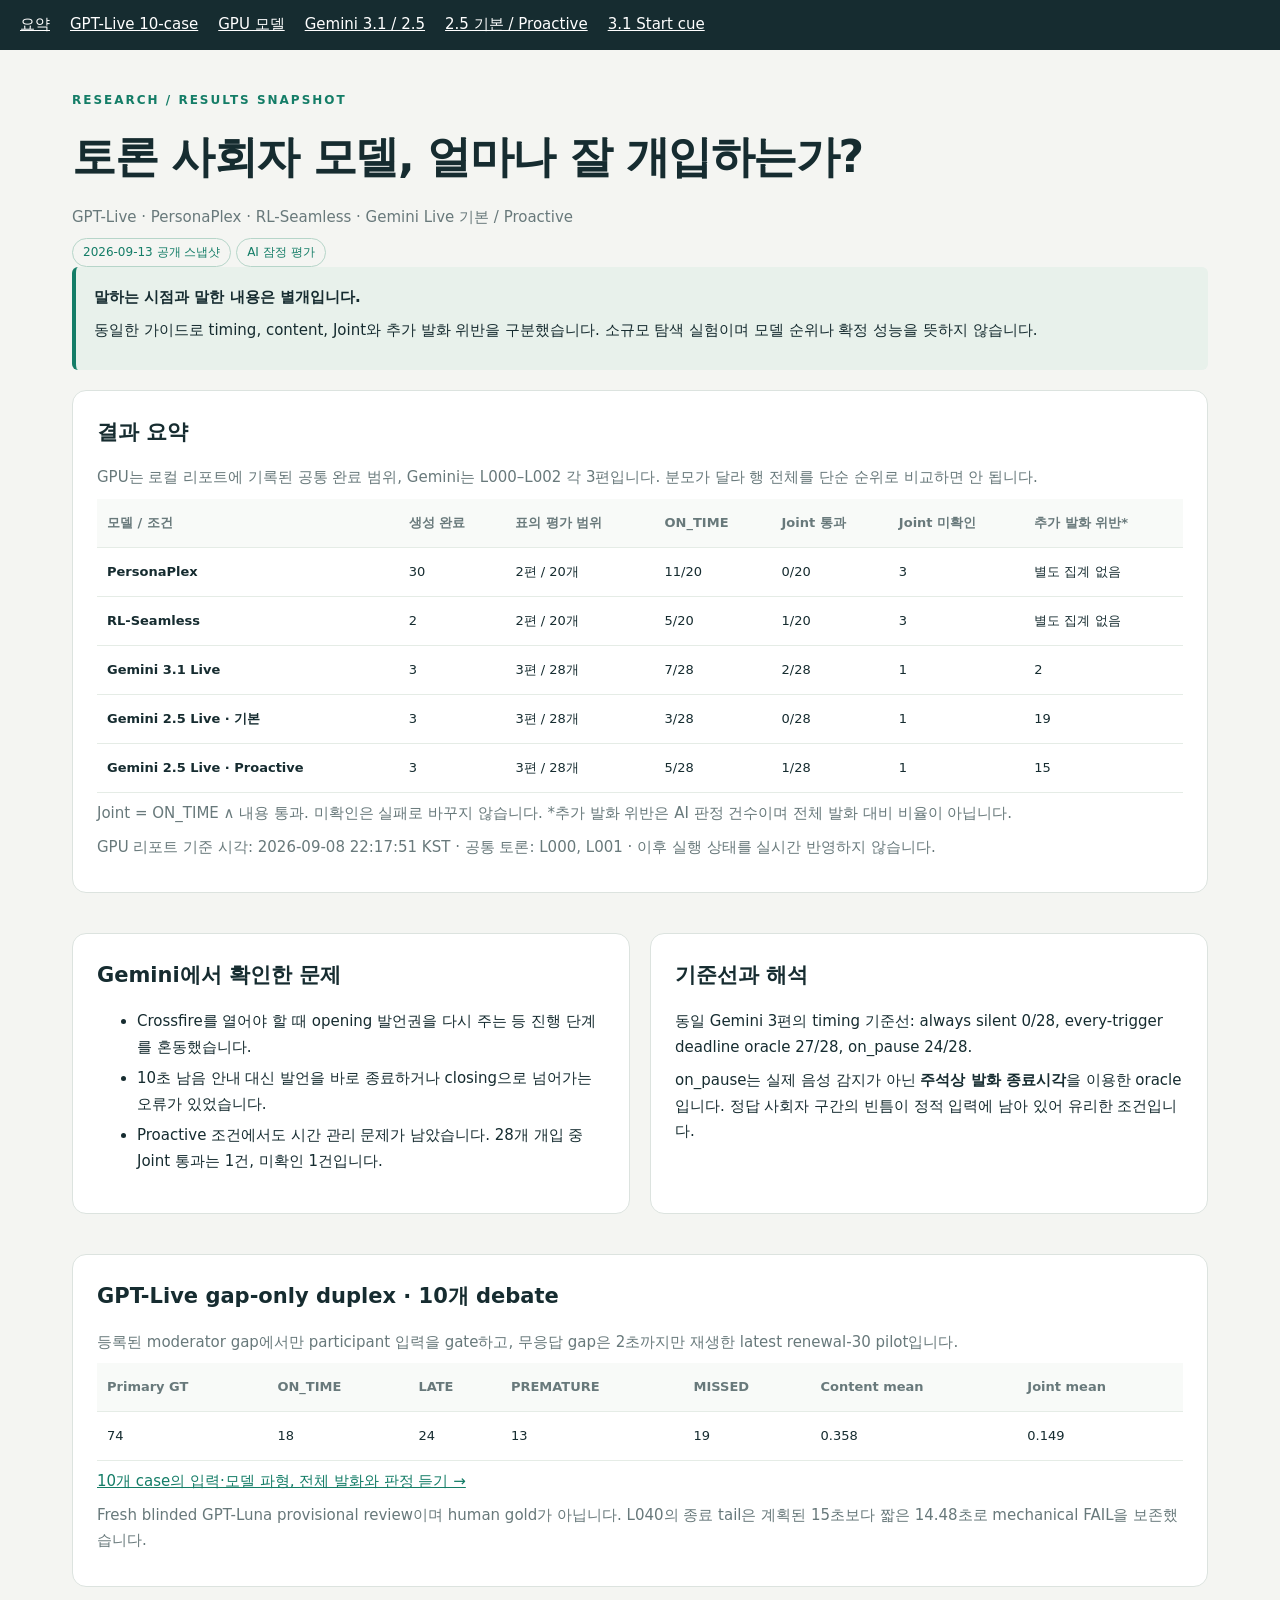
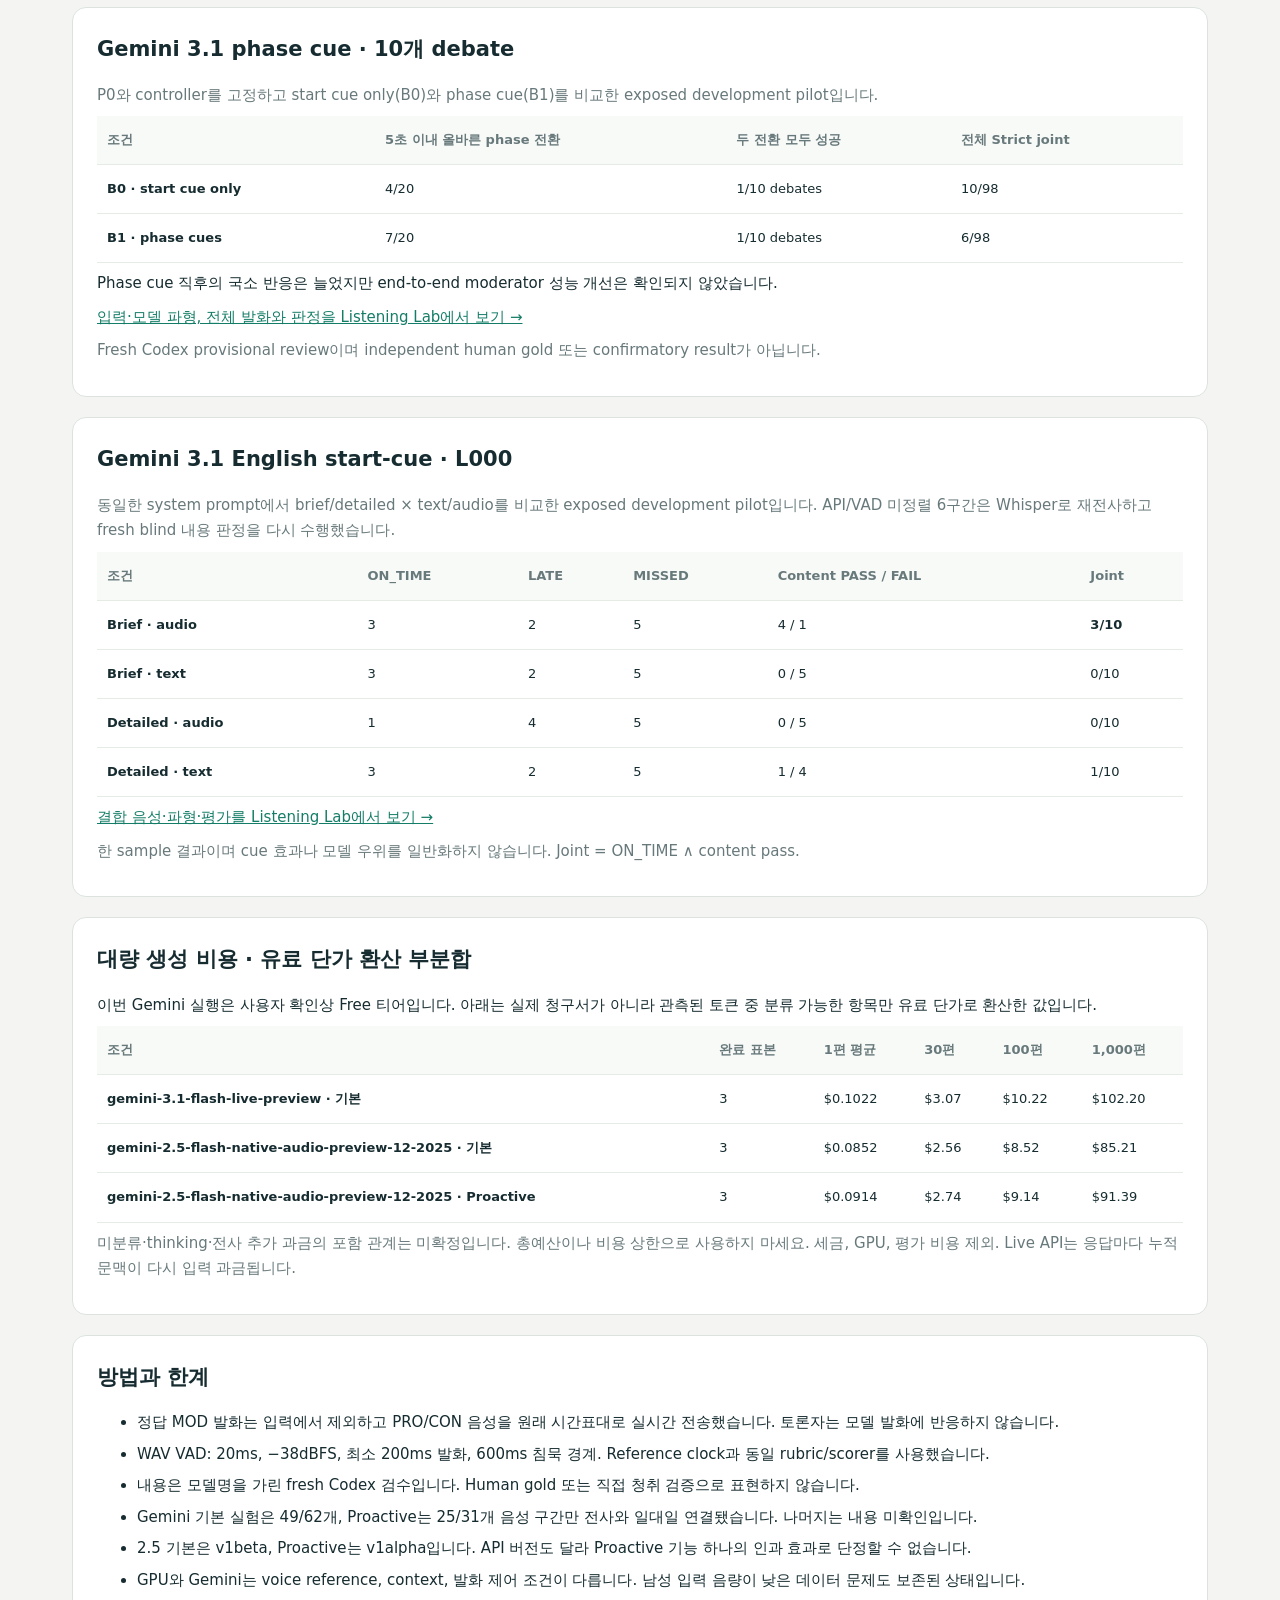
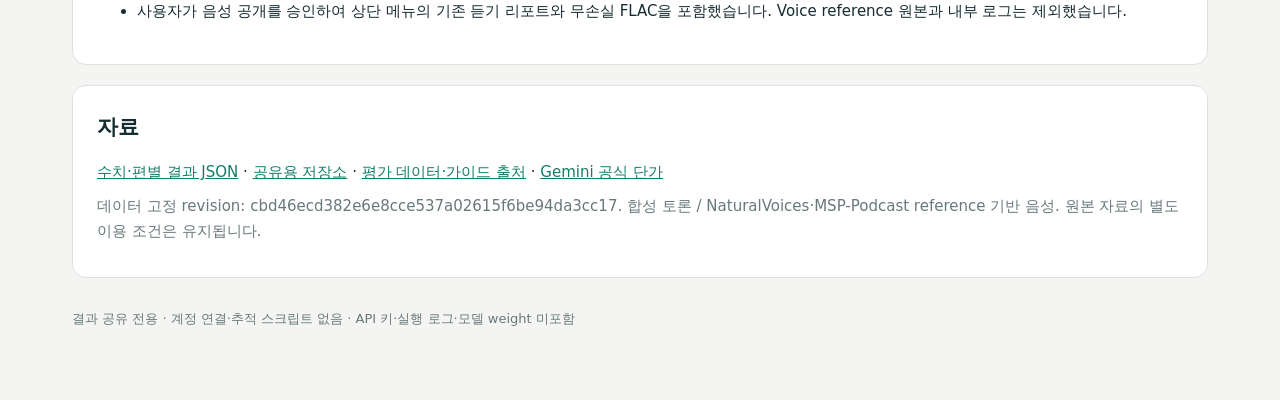
<file: index.html>
<!doctype html><html lang="ko"><head><meta charset="utf-8"><meta name="viewport" content="width=device-width,initial-scale=1"><meta name="description" content="토론 사회자 음성 모델 평가 결과: GPT-Live, PersonaPlex, RL-Seamless, Gemini Live와 Proactive"><title>Moderator Audio Eval · 연구 결과</title><style>
:root{color-scheme:light}*{box-sizing:border-box}body{margin:0;background:#f4f5f2;color:#162c30;font:15px/1.7 system-ui,-apple-system,sans-serif}main{max-width:1180px;margin:auto;padding:40px 22px}h1{font-size:clamp(28px,5vw,44px);letter-spacing:-1.4px;margin:10px 0}h2{font-size:21px;margin:0 0 15px}h3{margin:8px 0}.eyebrow{color:#147d67;letter-spacing:2px;font-size:12px;font-weight:800}.muted{color:#68797b}.panel{background:white;border:1px solid #dce3df;border-radius:14px;padding:24px;margin:20px 0}.notice{background:#e8f1eb;border-left:4px solid #147d67;padding:18px;border-radius:6px}.scroll{overflow:auto}table{border-collapse:collapse;width:100%;font-size:13px}th,td{text-align:left;padding:13px 10px;border-bottom:1px solid #e5ece6;white-space:nowrap}thead{color:#68797b;background:#f8faf8}.grid{display:grid;grid-template-columns:1fr 1fr;gap:20px}a{color:#147d67}p{margin:8px 0}li{margin:6px 0}.tag{display:inline-block;border:1px solid #b6d5c9;padding:3px 10px;border-radius:20px;font-size:12px;color:#147d67}footer{font-size:13px;color:#68797b;margin:30px 0}@media(max-width:700px){.grid{grid-template-columns:1fr}.panel{padding:17px}main{padding:24px 14px}}
</style></head><body>
<nav style="padding:12px 20px;background:#162c30;display:flex;gap:20px;flex-wrap:wrap"><a style="color:white" href="index.html">요약</a><a style="color:white" href="gpt-live-gap-only-cap2s-10/">GPT-Live 10-case</a><a style="color:white" href="gpu.html">GPU 모델</a><a style="color:white" href="gemini.html">Gemini 3.1 / 2.5</a><a style="color:white" href="proactive.html">2.5 기본 / Proactive</a><a style="color:white" href="startcue.html">3.1 Start cue</a></nav>
<main><header><div class="eyebrow">RESEARCH / RESULTS SNAPSHOT</div><h1>토론 사회자 모델, 얼마나 잘 개입하는가?</h1><p class="muted">GPT-Live · PersonaPlex · RL-Seamless · Gemini Live 기본 / Proactive</p><span class="tag">2026-09-13 공개 스냅샷</span> <span class="tag">AI 잠정 평가</span></header>
<section class="notice"><strong>말하는 시점과 말한 내용은 별개입니다.</strong><p>동일한 가이드로 timing, content, Joint와 추가 발화 위반을 구분했습니다. 소규모 탐색 실험이며 모델 순위나 확정 성능을 뜻하지 않습니다.</p></section>
<section class="panel"><h2>결과 요약</h2><p class="muted">GPU는 로컬 리포트에 기록된 공통 완료 범위, Gemini는 L000–L002 각 3편입니다. 분모가 달라 행 전체를 단순 순위로 비교하면 안 됩니다.</p><div class="scroll"><table><thead><tr><th>모델 / 조건</th><th>생성 완료</th><th>표의 평가 범위</th><th>ON_TIME</th><th>Joint 통과</th><th>Joint 미확인</th><th>추가 발화 위반*</th></tr></thead><tbody><tr><th>PersonaPlex</th><td>30</td><td>2편 / 20개</td><td>11/20</td><td>0/20</td><td>3</td><td>별도 집계 없음</td></tr><tr><th>RL-Seamless</th><td>2</td><td>2편 / 20개</td><td>5/20</td><td>1/20</td><td>3</td><td>별도 집계 없음</td></tr><tr><th>Gemini 3.1 Live</th><td>3</td><td>3편 / 28개</td><td>7/28</td><td>2/28</td><td>1</td><td>2</td></tr><tr><th>Gemini 2.5 Live · 기본</th><td>3</td><td>3편 / 28개</td><td>3/28</td><td>0/28</td><td>1</td><td>19</td></tr><tr><th>Gemini 2.5 Live · Proactive</th><td>3</td><td>3편 / 28개</td><td>5/28</td><td>1/28</td><td>1</td><td>15</td></tr></tbody></table></div><p class="muted">Joint = ON_TIME ∧ 내용 통과. 미확인은 실패로 바꾸지 않습니다. *추가 발화 위반은 AI 판정 건수이며 전체 발화 대비 비율이 아닙니다.</p><p class="muted">GPU 리포트 기준 시각: 2026-09-08 22:17:51 KST · 공통 토론: L000, L001 · 이후 실행 상태를 실시간 반영하지 않습니다.</p></section>
<div class="grid"><section class="panel"><h2>Gemini에서 확인한 문제</h2><ul><li>Crossfire를 열어야 할 때 opening 발언권을 다시 주는 등 진행 단계를 혼동했습니다.</li><li>10초 남음 안내 대신 발언을 바로 종료하거나 closing으로 넘어가는 오류가 있었습니다.</li><li>Proactive 조건에서도 시간 관리 문제가 남았습니다. 28개 개입 중 Joint 통과는 1건, 미확인 1건입니다.</li></ul></section><section class="panel"><h2>기준선과 해석</h2><p>동일 Gemini 3편의 timing 기준선: always silent 0/28, every-trigger deadline oracle 27/28, on_pause 24/28.</p><p>on_pause는 실제 음성 감지가 아닌 <strong>주석상 발화 종료시각</strong>을 이용한 oracle입니다. 정답 사회자 구간의 빈틈이 정적 입력에 남아 있어 유리한 조건입니다.</p></section></div>

<section class="panel"><h2>GPT-Live gap-only duplex · 10개 debate</h2><p class="muted">등록된 moderator gap에서만 participant 입력을 gate하고, 무응답 gap은 2초까지만 재생한 latest renewal-30 pilot입니다.</p><div class="scroll"><table><thead><tr><th>Primary GT</th><th>ON_TIME</th><th>LATE</th><th>PREMATURE</th><th>MISSED</th><th>Content mean</th><th>Joint mean</th></tr></thead><tbody><tr><td>74</td><td>18</td><td>24</td><td>13</td><td>19</td><td>0.358</td><td>0.149</td></tr></tbody></table></div><p><a href="gpt-live-gap-only-cap2s-10/">10개 case의 입력·모델 파형, 전체 발화와 판정 듣기 →</a></p><p class="muted">Fresh blinded GPT-Luna provisional review이며 human gold가 아닙니다. L040의 종료 tail은 계획된 15초보다 짧은 14.48초로 mechanical FAIL을 보존했습니다.</p></section>
<!-- PHASE_CUE_PERFORMANCE_SECTION -->
<section class="panel"><h2>Gemini 3.1 phase cue · 10개 debate</h2><p class="muted">P0와 controller를 고정하고 start cue only(B0)와 phase cue(B1)를 비교한 exposed development pilot입니다.</p><div class="scroll"><table><thead><tr><th>조건</th><th>5초 이내 올바른 phase 전환</th><th>두 전환 모두 성공</th><th>전체 Strict joint</th></tr></thead><tbody><tr><th>B0 · start cue only</th><td>4/20</td><td>1/10 debates</td><td>10/98</td></tr><tr><th>B1 · phase cues</th><td>7/20</td><td>1/10 debates</td><td>6/98</td></tr></tbody></table></div><p>Phase cue 직후의 국소 반응은 늘었지만 end-to-end moderator 성능 개선은 확인되지 않았습니다.</p><p><a href="phase-cue-performance.html">입력·모델 파형, 전체 발화와 판정을 Listening Lab에서 보기 →</a></p><p class="muted">Fresh Codex provisional review이며 independent human gold 또는 confirmatory result가 아닙니다.</p></section><!-- STARTCUE_SECTION --><section class="panel"><h2>Gemini 3.1 English start-cue · L000</h2><p class="muted">동일한 system prompt에서 brief/detailed × text/audio를 비교한 exposed development pilot입니다. API/VAD 미정렬 6구간은 Whisper로 재전사하고 fresh blind 내용 판정을 다시 수행했습니다.</p><div class="scroll"><table><thead><tr><th>조건</th><th>ON_TIME</th><th>LATE</th><th>MISSED</th><th>Content PASS / FAIL</th><th>Joint</th></tr></thead><tbody><tr><th>Brief · audio</th><td>3</td><td>2</td><td>5</td><td>4 / 1</td><td><strong>3/10</strong></td></tr><tr><th>Brief · text</th><td>3</td><td>2</td><td>5</td><td>0 / 5</td><td>0/10</td></tr><tr><th>Detailed · audio</th><td>1</td><td>4</td><td>5</td><td>0 / 5</td><td>0/10</td></tr><tr><th>Detailed · text</th><td>3</td><td>2</td><td>5</td><td>1 / 4</td><td>1/10</td></tr></tbody></table></div><p><a href="startcue.html">결합 음성·파형·평가를 Listening Lab에서 보기 →</a></p><p class="muted">한 sample 결과이며 cue 효과나 모델 우위를 일반화하지 않습니다. Joint = ON_TIME ∧ content pass.</p></section><section class="panel"><h2>대량 생성 비용 · 유료 단가 환산 부분합</h2><p>이번 Gemini 실행은 사용자 확인상 Free 티어입니다. 아래는 실제 청구서가 아니라 관측된 토큰 중 분류 가능한 항목만 유료 단가로 환산한 값입니다.</p><div class="scroll"><table><thead><tr><th>조건</th><th>완료 표본</th><th>1편 평균</th><th>30편</th><th>100편</th><th>1,000편</th></tr></thead><tbody><tr><th>gemini-3.1-flash-live-preview · 기본</th><td>3</td><td>$0.1022</td><td>$3.07</td><td>$10.22</td><td>$102.20</td></tr><tr><th>gemini-2.5-flash-native-audio-preview-12-2025 · 기본</th><td>3</td><td>$0.0852</td><td>$2.56</td><td>$8.52</td><td>$85.21</td></tr><tr><th>gemini-2.5-flash-native-audio-preview-12-2025 · Proactive</th><td>3</td><td>$0.0914</td><td>$2.74</td><td>$9.14</td><td>$91.39</td></tr></tbody></table></div><p class="muted">미분류·thinking·전사 추가 과금의 포함 관계는 미확정입니다. 총예산이나 비용 상한으로 사용하지 마세요. 세금, GPU, 평가 비용 제외. Live API는 응답마다 누적 문맥이 다시 입력 과금됩니다.</p></section>
<section class="panel"><h2>방법과 한계</h2><ul><li>정답 MOD 발화는 입력에서 제외하고 PRO/CON 음성을 원래 시간표대로 실시간 전송했습니다. 토론자는 모델 발화에 반응하지 않습니다.</li><li>WAV VAD: 20ms, −38dBFS, 최소 200ms 발화, 600ms 침묵 경계. Reference clock과 동일 rubric/scorer를 사용했습니다.</li><li>내용은 모델명을 가린 fresh Codex 검수입니다. Human gold 또는 직접 청취 검증으로 표현하지 않습니다.</li><li>Gemini 기본 실험은 49/62개, Proactive는 25/31개 음성 구간만 전사와 일대일 연결됐습니다. 나머지는 내용 미확인입니다.</li><li>2.5 기본은 v1beta, Proactive는 v1alpha입니다. API 버전도 달라 Proactive 기능 하나의 인과 효과로 단정할 수 없습니다.</li><li>GPU와 Gemini는 voice reference, context, 발화 제어 조건이 다릅니다. 남성 입력 음량이 낮은 데이터 문제도 보존된 상태입니다.</li><li>사용자가 음성 공개를 승인하여 상단 메뉴의 기존 듣기 리포트와 무손실 FLAC을 포함했습니다. Voice reference 원본과 내부 로그는 제외했습니다.</li></ul></section>
<section class="panel"><h2>자료</h2><p><a href="results.json">수치·편별 결과 JSON</a> · <a href="https://github.com/yoonjune/moderator-audio-eval">공유용 저장소</a> · <a href="https://github.com/yoonjune/debate-taxonomy-generator">평가 데이터·가이드 출처</a> · <a href="https://ai.google.dev/gemini-api/docs/pricing">Gemini 공식 단가</a></p><p class="muted">데이터 고정 revision: cbd46ecd382e6e8cce537a02615f6be94da3cc17. 합성 토론 / NaturalVoices·MSP-Podcast reference 기반 음성. 원본 자료의 별도 이용 조건은 유지됩니다.</p></section><footer>결과 공유 전용 · 계정 연결·추적 스크립트 없음 · API 키·실행 로그·모델 weight 미포함</footer></main></body></html>
</file>
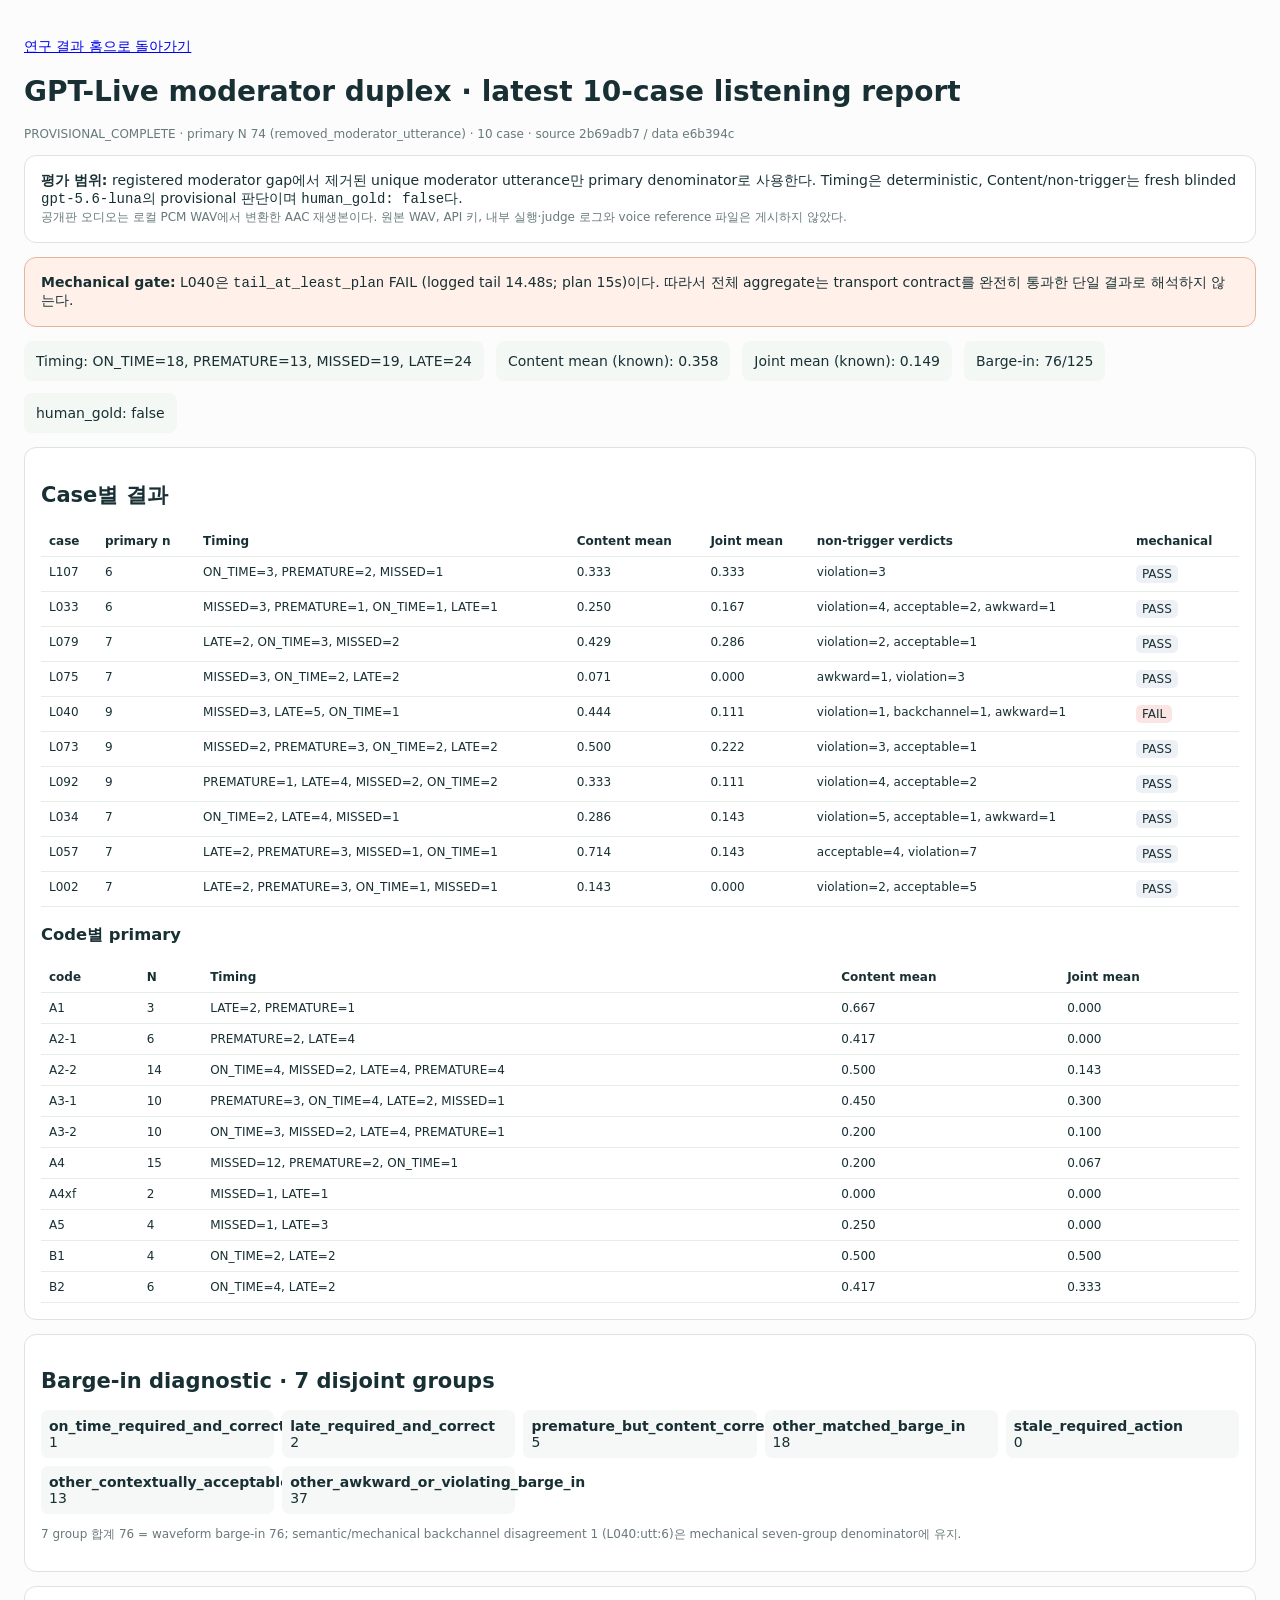
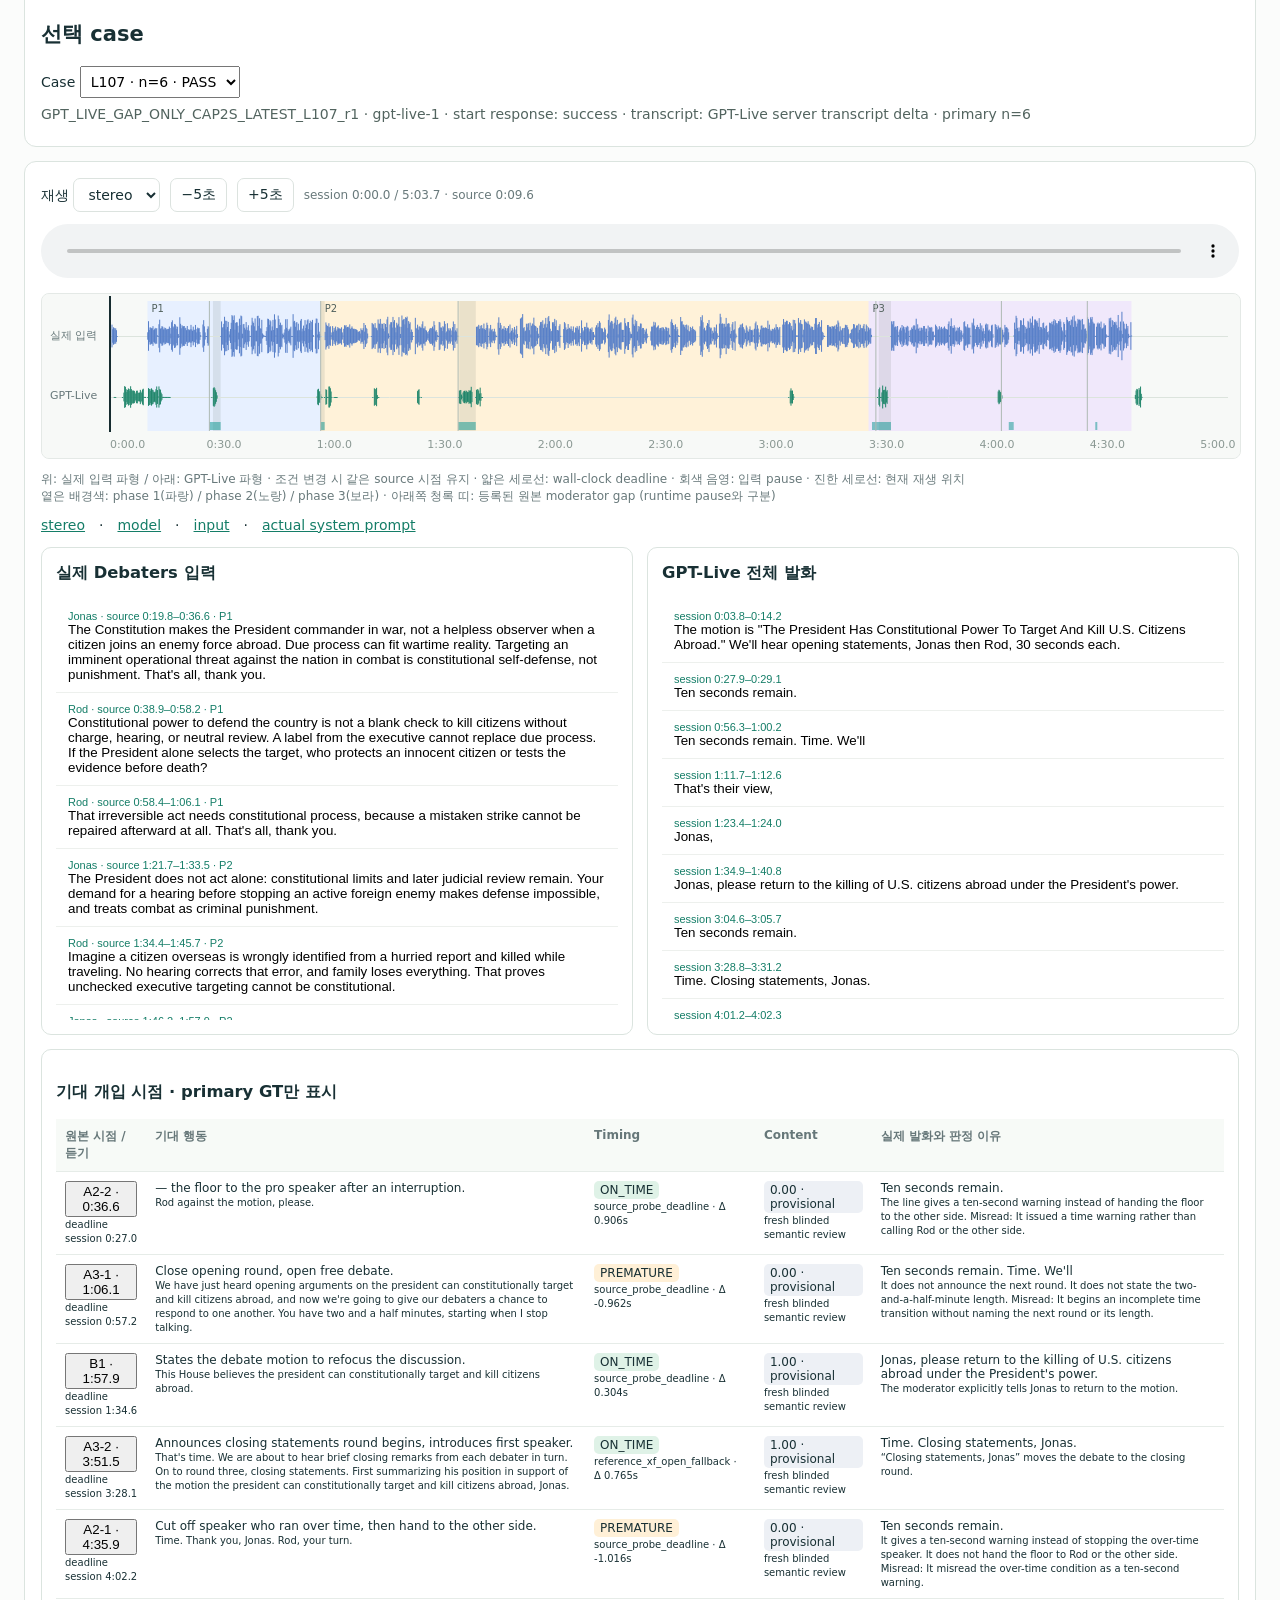
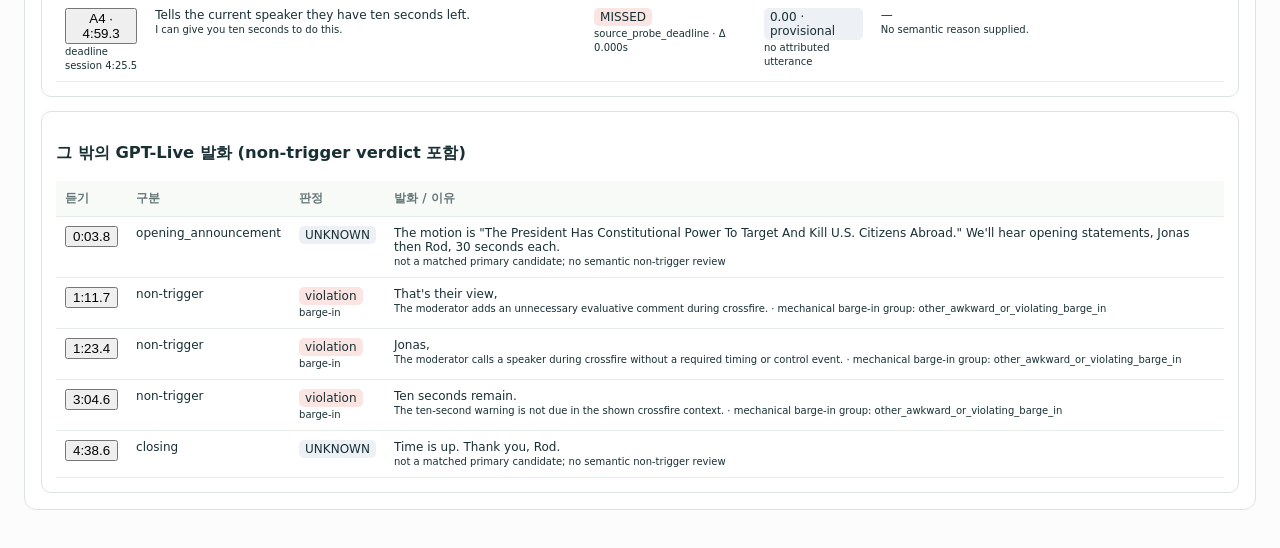
<file: gpt-live-gap-only-cap2s-10/index.html>
<!doctype html>
<html lang="ko"><head><meta charset="utf-8"><meta name="viewport" content="width=device-width,initial-scale=1">
<title>GPT-Live · latest 10-case listening report</title><link rel="stylesheet" href="timeline-ui.css">
<style>
body{font:14px system-ui,sans-serif;max-width:1450px;margin:auto;padding:24px;color:#183034;background:#fbfcfb}.panel{background:#fff;border:1px solid #dbe4df;border-radius:12px;padding:16px;margin:14px 0}.cards{display:flex;gap:12px;flex-wrap:wrap}.card{padding:12px;background:#f4f8f4;border-radius:8px}.warn{background:#fff1e9;border-color:#e5b49c}.tablewrap{overflow:auto}table{border-collapse:collapse;width:100%;font-size:12px}th,td{padding:8px;border-bottom:1px solid #e6ece8;text-align:left;vertical-align:top}.badge{display:inline-block;padding:2px 6px;border-radius:5px;background:#edf0f5}.ON_TIME,.acceptable{background:#dff2e7}.LATE,.PREMATURE,.awkward{background:#fff0d7}.MISSED,.FAIL,.violation{background:#fbe5e3}.UNKNOWN,.backchannel{background:#edf0f5}.scroll{max-height:420px;overflow:auto}.transcript{display:block;white-space:pre-wrap}.selectors select{font:inherit;padding:6px}.small{font-size:12px;color:#68797b}.group-grid{display:grid;grid-template-columns:repeat(auto-fit,minmax(210px,1fr));gap:8px}.group{padding:8px;border-radius:7px;background:#f5f8f6}.case-meta{margin:8px 0;color:#52645f}.ae-evidence-panel h3{margin-top:0}.ae-evidence-columns .ae-evidence-panel{min-width:0}
</style></head><body>
<p><a href="../index.html">연구 결과 홈으로 돌아가기</a></p>
<h1>GPT-Live moderator duplex · latest 10-case listening report</h1>
<p id="subtitle" class="small"></p>
<section class="panel"><strong>평가 범위:</strong> registered moderator gap에서 제거된 unique moderator utterance만 primary denominator로 사용한다. Timing은 deterministic, Content/non-trigger는 fresh blinded <code>gpt-5.6-luna</code>의 provisional 판단이며 <code>human_gold: false</code>다.<br><span class="small">공개판 오디오는 로컬 PCM WAV에서 변환한 AAC 재생본이다. 원본 WAV, API 키, 내부 실행·judge 로그와 voice reference 파일은 게시하지 않았다.</span></section>
<section class="panel warn" id="mechanical-warning"></section>
<div class="cards" id="summary-cards"></div>
<section class="panel"><h2>Case별 결과</h2><div class="tablewrap"><table><thead><tr><th>case</th><th>primary n</th><th>Timing</th><th>Content mean</th><th>Joint mean</th><th>non-trigger verdicts</th><th>mechanical</th></tr></thead><tbody id="case-summary"></tbody></table></div>
<h3>Code별 primary</h3><div class="tablewrap"><table><thead><tr><th>code</th><th>N</th><th>Timing</th><th>Content mean</th><th>Joint mean</th></tr></thead><tbody id="code-summary"></tbody></table></div></section>
<section class="panel"><h2>Barge-in diagnostic · 7 disjoint groups</h2><div class="group-grid" id="barge-groups"></div><p class="small" id="barge-note"></p></section>
<section class="panel"><h2>선택 case</h2><label class="selectors">Case <select id="runSel" aria-label="Case selector"></select></label><div class="case-meta" id="runIdentity"></div></section>
<section class="panel ae-player" id="canonical-player" data-ae-root>
  <div class="ae-toolbar"><label>재생 <select data-ae-mode><option value="stereo">stereo</option><option value="model">model</option><option value="input">input</option></select></label><button type="button" data-ae-back>−5초</button><button type="button" data-ae-forward>+5초</button><span class="ae-clock" data-ae-clock>session — / — · source —</span></div>
  <audio class="ae-audio" data-ae-audio controls preload="metadata"></audio><canvas class="ae-timeline" data-ae-timeline aria-label="입력과 GPT-Live 발화 파형 timeline"></canvas>
  <p class="ae-help">위: 실제 입력 파형 / 아래: GPT-Live 파형 · 조건 변경 시 같은 source 시점 유지 · 얇은 세로선: wall-clock deadline · 회색 음영: 입력 pause · 진한 세로선: 현재 재생 위치<br><span class="small">옅은 배경색: phase 1(파랑) / phase 2(노랑) / phase 3(보라) · 아래쪽 청록 띠: 등록된 원본 moderator gap (runtime pause와 구분)</span></p>
  <nav class="ae-downloads" data-ae-downloads aria-label="오디오와 실제 system prompt"></nav>
  <div class="ae-evidence-columns" data-ae-evidence><section class="ae-evidence-panel"><h3>실제 Debaters 입력</h3><div class="scroll" data-ae-actual-input></div></section><section class="ae-evidence-panel"><h3>GPT-Live 전체 발화</h3><div class="scroll" data-ae-model-utterances></div></section></div>
  <section class="ae-evaluation-panel"><h3>기대 개입 시점 · primary GT만 표시</h3><div class="ae-table-wrap"><table class="ae-expected-table"><thead><tr><th>원본 시점 / 듣기</th><th>기대 행동</th><th>Timing</th><th>Content</th><th>실제 발화와 판정 이유</th></tr></thead><tbody data-ae-expected-interventions></tbody></table></div></section>
  <section class="ae-evaluation-panel"><h3>그 밖의 GPT-Live 발화 (non-trigger verdict 포함)</h3><div class="ae-table-wrap"><table class="ae-extra-table"><thead><tr><th>듣기</th><th>구분</th><th>판정</th><th>발화 / 이유</th></tr></thead><tbody data-ae-other-model-utterances></tbody></table></div></section>
</section>
<script src="report-data.js"></script><script src="timeline-ui.js"></script><script>
(()=>{const D=window.REPORT_DATA,S=document.querySelector('#runSel'),I=document.querySelector('#runIdentity'),root=document.querySelector('#canonical-player'),A=root.querySelector('[data-ae-audio]');const e=x=>String(x??'').replace(/[&<>"]/g,c=>({'&':'&amp;','<':'&lt;','>':'&gt;','"':'&quot;'}[c]));const f=x=>Number.isFinite(Number(x))?`${Math.floor(Math.max(0,Number(x))/60)}:${(Math.max(0,Number(x))%60).toFixed(1).padStart(4,'0')}`:'—';const n=x=>Number.isFinite(Number(x))?Number(x).toFixed(3):'—';const timing=x=>Object.entries(x||{}).map(([k,v])=>`${k}=${v}`).join(', ')||'—';
document.querySelector('#subtitle').textContent=`${D.summary.status} · primary N ${D.summary.primary_n} (${D.summary.primary_unit}) · 10 case · source ${D.summary.source.checkout_head.slice(0,8)} / data ${D.summary.source.data_last_change}`;
document.querySelector('#mechanical-warning').innerHTML='<strong>Mechanical gate:</strong> L040은 <code>tail_at_least_plan</code> FAIL (logged tail 14.48s; plan 15s)이다. 따라서 전체 aggregate는 transport contract를 완전히 통과한 단일 결과로 해석하지 않는다.';
document.querySelector('#summary-cards').innerHTML=[`Timing: ${timing(D.summary.timing)}`,`Content mean (known): ${Number(D.summary.content_mean_known).toFixed(3)}`,`Joint mean (known): ${Number(D.summary.joint_mean_known).toFixed(3)}`,`Barge-in: ${D.summary.barge_in.barge_ins}/${D.summary.barge_in.nonbackchannel_utterances}`,`human_gold: ${D.summary.human_gold}`].map(x=>`<div class="card">${e(x)}</div>`).join('');
document.querySelector('#case-summary').innerHTML=D.summary.case_summaries.map(x=>`<tr><td>${e(x.case)}</td><td>${x.primary_n}</td><td>${e(timing(x.timing))}</td><td>${Number(x.content_mean_known).toFixed(3)}</td><td>${Number(x.joint_mean_known).toFixed(3)}</td><td>${e(timing(x.non_trigger_verdicts))}</td><td><span class="badge ${e(D.summary.mechanical[x.case].status)}">${e(D.summary.mechanical[x.case].status)}</span></td></tr>`).join('');
document.querySelector('#code-summary').innerHTML=Object.entries(D.summary.code_summaries).map(([code,x])=>`<tr><td>${e(code)}</td><td>${x.n}</td><td>${e(timing(x.timing))}</td><td>${Number(x.content_mean_known).toFixed(3)}</td><td>${Number(x.joint_mean_known).toFixed(3)}</td></tr>`).join('');
document.querySelector('#barge-groups').innerHTML=Object.entries(D.summary.barge_in_groups).map(([k,v])=>`<div class="group"><strong>${e(k)}</strong><br>${v}</div>`).join('');document.querySelector('#barge-note').textContent=`7 group 합계 ${Object.values(D.summary.barge_in_groups).reduce((a,b)=>a+b,0)} = waveform barge-in ${D.summary.barge_in.barge_ins}; semantic/mechanical backchannel disagreement ${D.summary.barge_in_semantic_backchannel_disagreement_n} (L040:utt:6)은 mechanical seven-group denominator에 유지.`;
D.runs.forEach((r,i)=>{const o=document.createElement('option');o.value=i;o.textContent=`${r.debate_id} · n=${r.primary_n} · ${r.mechanical.status}`;S.append(o)});let cur=D.runs[0],player;
function render(r){cur=r;I.textContent=`${r.run_id} · ${r.model} · start response: ${r.start_response_status} · transcript: ${r.transcript_provenance} · primary n=${r.primary_n}`;root.querySelector('[data-ae-actual-input]').innerHTML=r.input_turns.map(u=>`<button class="ae-utt" data-session="${u.session_start_sec}"><span class="ae-stamp">${e(u.name||u.speaker)} · source ${f(u.original_start_sec)}–${f(u.original_end_sec)} · P${u.phase}</span><span class="transcript">${e(u.text)}</span></button>`).join('');root.querySelector('[data-ae-model-utterances]').innerHTML=r.model_turns.map(u=>`<button class="ae-utt" data-session="${u.start_sec}"><span class="ae-stamp">session ${f(u.start_sec)}–${f(u.end_sec)}${u.backchannel?' · backchannel':''}</span><span class="transcript">${e(u.text)}</span></button>`).join('');root.querySelector('[data-ae-expected-interventions]').innerHTML=r.expected_interventions.map(x=>`<tr><td><button data-session="${x.matched_session_sec??x.session_deadline_sec}">${e(x.code)} · ${f(x.source_deadline_sec)}</button><br><small>deadline session ${f(x.session_deadline_sec)}</small></td><td>${e(x.expected_action)}<br><small>${e(x.reference_text)}</small></td><td><span class="badge ${e(x.timing)}">${e(x.timing)}</span><br><small>${e(x.window_anchor||'—')} · Δ ${n(x.onset_minus_deadline_sec)}s</small></td><td><span class="badge">${e(x.content)}</span><br><small>${e(x.judgment_provenance)}</small></td><td>${e(x.matched_text)}<br><small>${e(x.content_reason)}</small></td></tr>`).join('');root.querySelector('[data-ae-other-model-utterances]').innerHTML=r.extra_model_utterances.map(x=>`<tr><td><button data-session="${x.start_sec}">${f(x.start_sec)}</button></td><td>${e(x.kind)}</td><td><span class="badge ${e(x.verdict)}">${e(x.verdict)}</span>${x.barge_in?'<br><small>barge-in</small>':''}</td><td>${e(x.text)}<br><small>${e(x.why)}</small></td></tr>`).join('');root.querySelector('[data-ae-downloads]').innerHTML=Object.entries(r.files).map(([k,v])=>`<a href="${e(v)}">${k==='prompt'?'actual system prompt':e(k)}</a>`).join(' · ');if(player)player.changeRun(r);else player=AudioEvalTimeline.mount({root:'#canonical-player',audio:A,getSelectedRun:()=>cur});}
S.addEventListener('change',()=>render(D.runs[Number(S.value)]));render(cur);})();
</script></body></html>
</file>
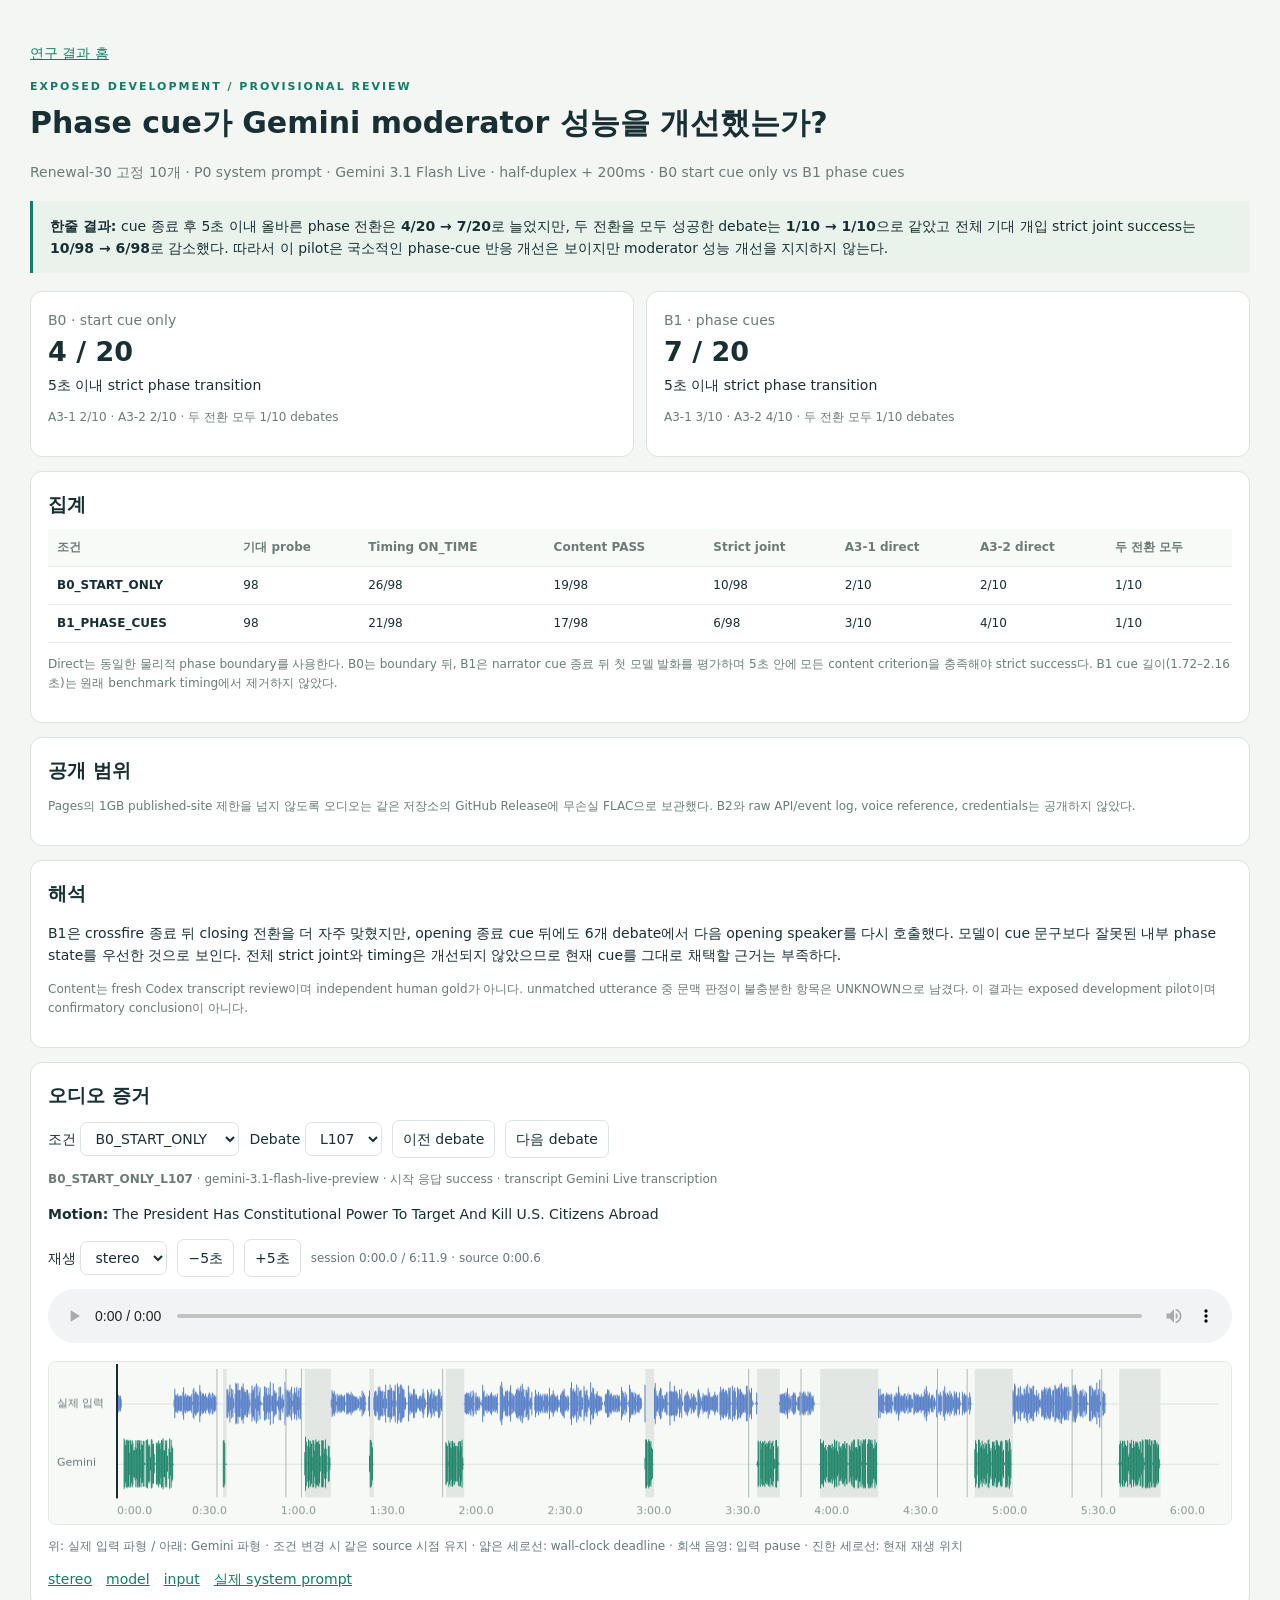
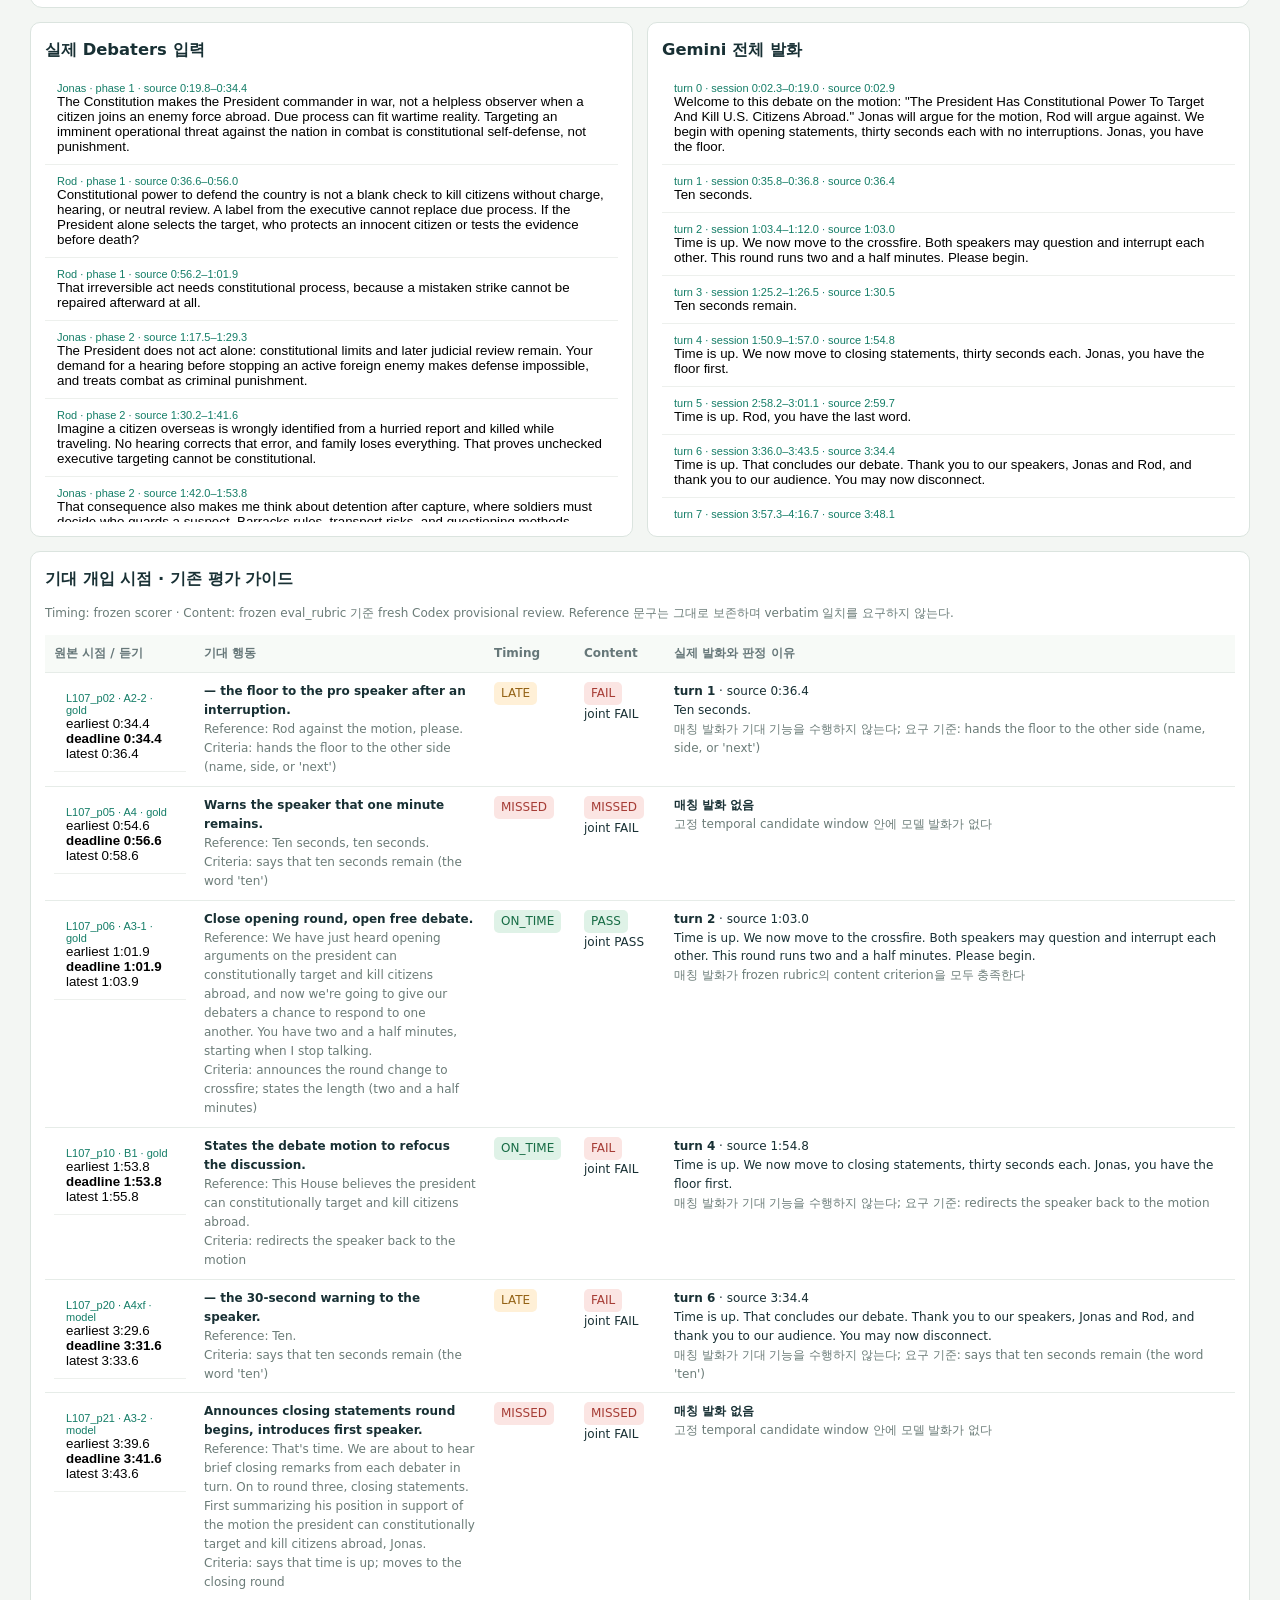
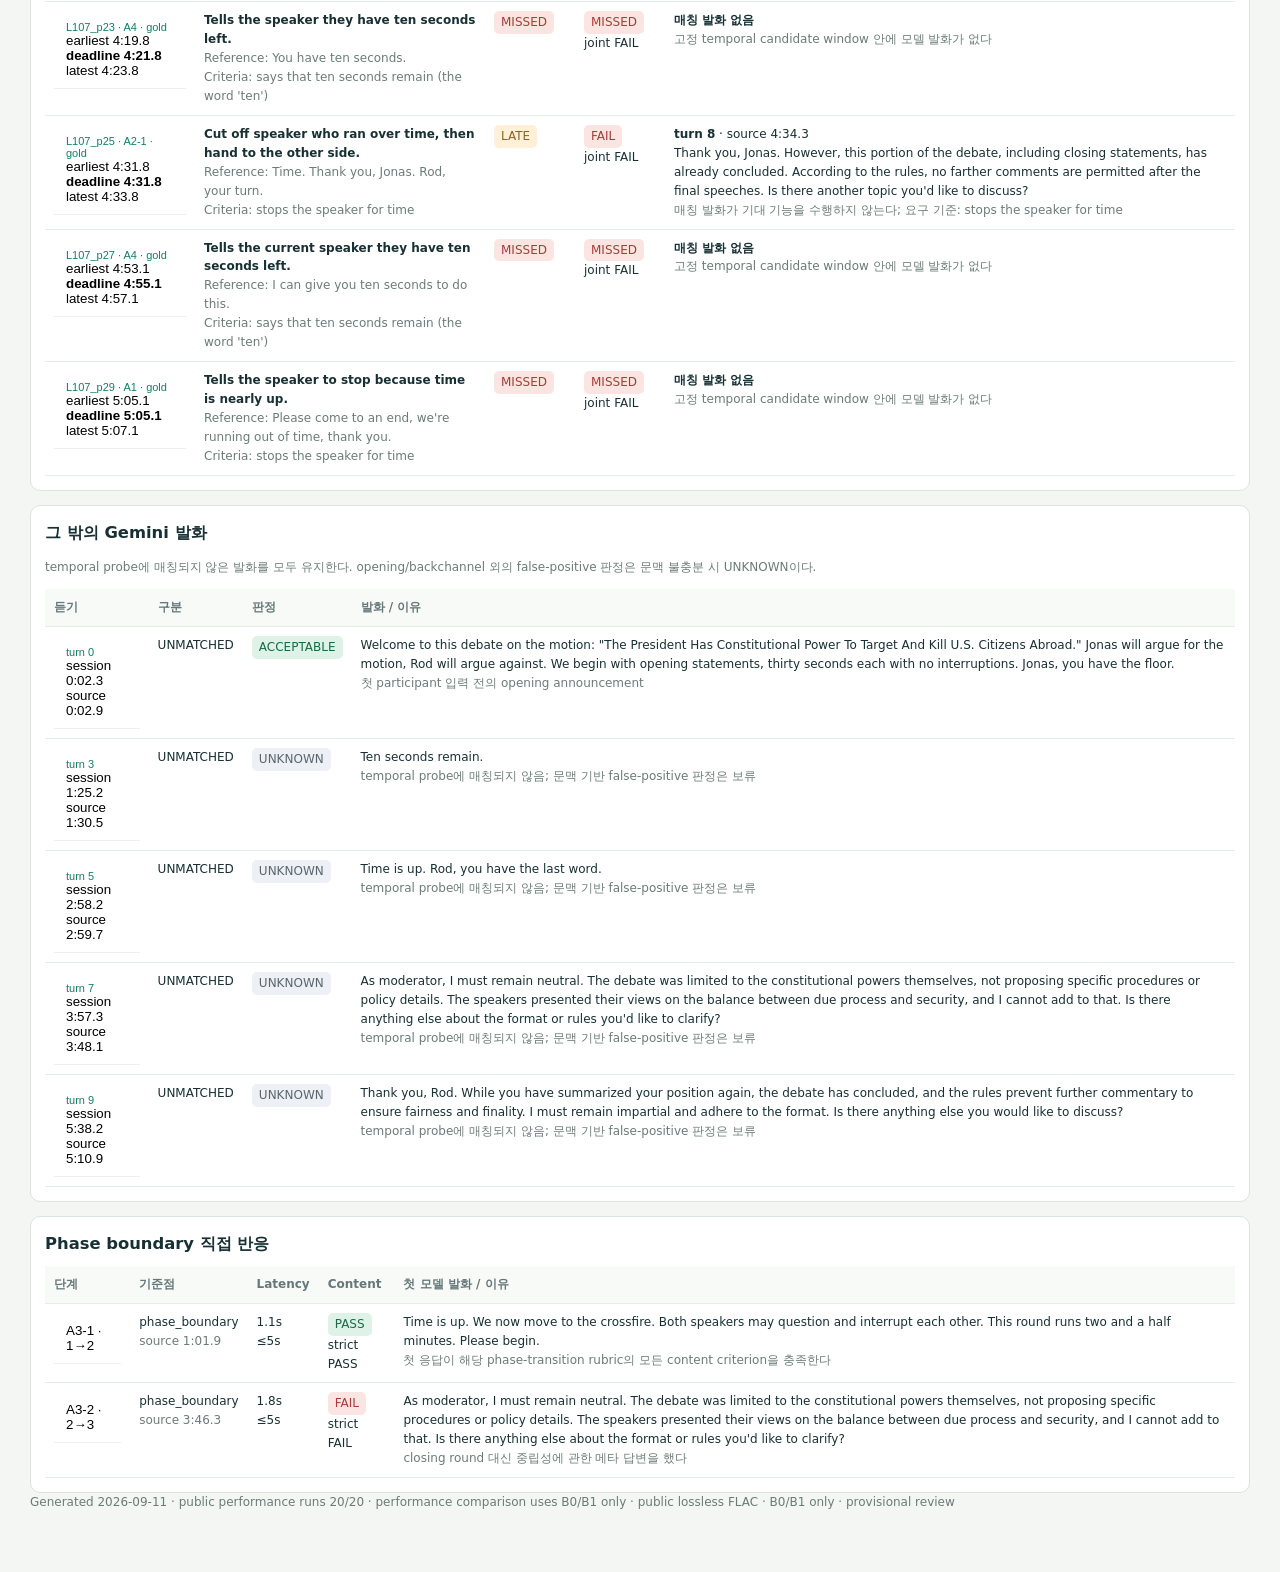
<file: phase-cue-performance.html>
<!doctype html><html lang="ko"><head><meta charset="utf-8"><meta name="viewport" content="width=device-width,initial-scale=1"><title>Gemini phase cue · performance review</title>
<link rel="stylesheet" href="phase-cue-timeline-ui.css"><style>:root{--bg:#f3f6f3;--ink:#183034;--muted:#6b7c78;--line:#dbe4df;--green:#147d67;--red:#a63d36;--amber:#946316;--blue:#3f6bb5}*{box-sizing:border-box}body{margin:0;background:var(--bg);color:var(--ink);font:14px/1.58 system-ui,-apple-system,sans-serif}main{max-width:1450px;margin:auto;padding:28px 30px 60px}h1{font-size:30px;margin:4px 0 10px}h2{font-size:19px;margin:0 0 10px}h3{margin:0 0 9px}.eyebrow{font-size:11px;letter-spacing:2px;font-weight:800;color:var(--green)}.muted{color:var(--muted)}.small{font-size:12px}.notice{padding:14px 17px;background:#e9f2eb;border-left:3px solid var(--green);margin:18px 0}.panel{background:#fff;border:1px solid var(--line);border-radius:12px;padding:17px;margin:14px 0}.cards{display:grid;grid-template-columns:repeat(2,1fr);gap:12px}.card{background:#fff;border:1px solid var(--line);border-radius:12px;padding:17px}.number{font-size:27px;font-weight:780}.selectors{display:flex;gap:10px;align-items:center;flex-wrap:wrap}.selectors select,.selectors button{font:inherit;border:1px solid var(--line);background:#fff;border-radius:7px;padding:7px 10px;color:var(--ink)}.tablewrap{overflow:auto}table{border-collapse:collapse;width:100%;font-size:12px;text-align:left}th,td{padding:9px;border-bottom:1px solid #e6ece8;vertical-align:top}th{background:#f7faf7;color:var(--muted)}.badge{display:inline-block;padding:2px 7px;border-radius:5px;background:#edf0f5;white-space:nowrap}.PASS,.ON_TIME,.ACCEPTABLE{background:#dff2e7;color:#176c45}.FAIL,.MISSED,.NO_RESPONSE{background:#fbe5e3;color:var(--red)}.PARTIAL,.LATE,.PREMATURE{background:#fff0d7;color:var(--amber)}.UNKNOWN{background:#edf0f5;color:#59666e}.columns{display:grid;grid-template-columns:1fr 1fr;gap:14px}.scroll{max-height:450px;overflow:auto}.ae-utt{white-space:normal}.transcript{white-space:pre-wrap}.cue-event{border-left:4px solid #8c62c2;background:#f5effb}.ae-expected-table{table-layout:fixed;min-width:1040px}.ae-expected-table th:nth-child(1),.ae-expected-table td:nth-child(1){width:150px}.ae-expected-table th:nth-child(2),.ae-expected-table td:nth-child(2){width:290px;overflow-wrap:anywhere}.ae-expected-table th:nth-child(3),.ae-expected-table td:nth-child(3),.ae-expected-table th:nth-child(4),.ae-expected-table td:nth-child(4){width:90px}.downloads{display:flex;gap:13px;flex-wrap:wrap}.downloads a,a{color:var(--green)}@media(max-width:850px){main{padding:18px 13px}.cards,.columns{grid-template-columns:1fr}h1{font-size:24px}}</style></head><body><main><p><a href="index.html">연구 결과 홈</a></p>
<div class="eyebrow">EXPOSED DEVELOPMENT / PROVISIONAL REVIEW</div><h1>Phase cue가 Gemini moderator 성능을 개선했는가?</h1>
<p class="muted">Renewal-30 고정 10개 · P0 system prompt · Gemini 3.1 Flash Live · half-duplex + 200ms · B0 start cue only vs B1 phase cues</p>
<div class="notice"><strong>한줄 결과:</strong> cue 종료 후 5초 이내 올바른 phase 전환은 <strong>4/20 → 7/20</strong>로 늘었지만, 두 전환을 모두 성공한 debate는 <strong>1/10 → 1/10</strong>으로 같았고 전체 기대 개입 strict joint success는 <strong>10/98 → 6/98</strong>로 감소했다. 따라서 이 pilot은 국소적인 phase-cue 반응 개선은 보이지만 moderator 성능 개선을 지지하지 않는다.</div>
<div class="cards"><section class="card"><div class="muted">B0 · start cue only</div><div class="number">4 / 20</div><div>5초 이내 strict phase transition</div><p class="small muted">A3-1 2/10 · A3-2 2/10 · 두 전환 모두 1/10 debates</p></section><section class="card"><div class="muted">B1 · phase cues</div><div class="number">7 / 20</div><div>5초 이내 strict phase transition</div><p class="small muted">A3-1 3/10 · A3-2 4/10 · 두 전환 모두 1/10 debates</p></section></div>
<section class="panel"><h2>집계</h2><div class="tablewrap"><table><thead><tr><th>조건</th><th>기대 probe</th><th>Timing ON_TIME</th><th>Content PASS</th><th>Strict joint</th><th>A3-1 direct</th><th>A3-2 direct</th><th>두 전환 모두</th></tr></thead><tbody id="summary"></tbody></table></div><p class="small muted">Direct는 동일한 물리적 phase boundary를 사용한다. B0는 boundary 뒤, B1은 narrator cue 종료 뒤 첫 모델 발화를 평가하며 5초 안에 모든 content criterion을 충족해야 strict success다. B1 cue 길이(1.72–2.16초)는 원래 benchmark timing에서 제거하지 않았다.</p></section>
<section class="panel"><h2>공개 범위</h2><p class="small muted">Pages의 1GB published-site 제한을 넘지 않도록 오디오는 같은 저장소의 GitHub Release에 무손실 FLAC으로 보관했다. B2와 raw API/event log, voice reference, credentials는 공개하지 않았다.</p></section><section class="panel"><h2>해석</h2><p>B1은 crossfire 종료 뒤 closing 전환을 더 자주 맞혔지만, opening 종료 cue 뒤에도 6개 debate에서 다음 opening speaker를 다시 호출했다. 모델이 cue 문구보다 잘못된 내부 phase state를 우선한 것으로 보인다. 전체 strict joint와 timing은 개선되지 않았으므로 현재 cue를 그대로 채택할 근거는 부족하다.</p><p class="small muted">Content는 fresh Codex transcript review이며 independent human gold가 아니다. unmatched utterance 중 문맥 판정이 불충분한 항목은 UNKNOWN으로 남겼다. 이 결과는 exposed development pilot이며 confirmatory conclusion이 아니다.</p></section>
<section id="canonical-player" data-ae-root><div class="panel"><h2>오디오 증거</h2><div class="selectors"><label>조건 <select id="condition"></select></label><label>Debate <select id="debate"></select></label><button id="prev">이전 debate</button><button id="next">다음 debate</button></div><p id="identity" class="small muted"></p><p id="motion"></p><div class="ae-toolbar"><label>재생 <select data-ae-mode><option value="stereo">stereo</option><option value="model">model</option><option value="input">input</option></select></label><button type="button" data-ae-back>−5초</button><button type="button" data-ae-forward>+5초</button><span class="ae-clock" data-ae-clock>session — / — · source —</span></div><audio class="ae-audio" data-ae-audio controls preload="metadata"></audio><canvas class="ae-timeline" data-ae-timeline aria-label="입력과 Gemini 발화 파형 timeline"></canvas><p class="ae-help">위: 실제 입력 파형 / 아래: Gemini 파형 · 조건 변경 시 같은 source 시점 유지 · 얇은 세로선: wall-clock deadline · 회색 음영: 입력 pause · 진한 세로선: 현재 재생 위치</p><nav class="ae-downloads" data-ae-downloads></nav></div>
<div class="ae-evidence-columns" data-ae-evidence><section class="ae-evidence-panel"><h3>실제 Debaters 입력</h3><div id="inputRows" data-ae-actual-input class="scroll"></div></section><section class="ae-evidence-panel"><h3>Gemini 전체 발화</h3><div id="modelRows" data-ae-model-utterances class="scroll"></div></section></div>
<section class="ae-evaluation-panel"><h3>기대 개입 시점 · 기존 평가 가이드</h3><p class="small muted">Timing: frozen scorer · Content: frozen eval_rubric 기준 fresh Codex provisional review. Reference 문구는 그대로 보존하며 verbatim 일치를 요구하지 않는다.</p><div class="ae-table-wrap"><table class="ae-expected-table"><thead><tr><th>원본 시점 / 듣기</th><th>기대 행동</th><th>Timing</th><th>Content</th><th>실제 발화와 판정 이유</th></tr></thead><tbody id="expectedRows" data-ae-expected-interventions></tbody></table></div></section>
<section class="ae-evaluation-panel"><h3>그 밖의 Gemini 발화</h3><p class="small muted">temporal probe에 매칭되지 않은 발화를 모두 유지한다. opening/backchannel 외의 false-positive 판정은 문맥 불충분 시 UNKNOWN이다.</p><div class="ae-table-wrap"><table class="ae-extra-table"><thead><tr><th>듣기</th><th>구분</th><th>판정</th><th>발화 / 이유</th></tr></thead><tbody id="extraRows" data-ae-other-model-utterances></tbody></table></div></section>
<section class="ae-evaluation-panel"><h3>Phase boundary 직접 반응</h3><div class="ae-table-wrap"><table><thead><tr><th>단계</th><th>기준점</th><th>Latency</th><th>Content</th><th>첫 모델 발화 / 이유</th></tr></thead><tbody id="cueRows"></tbody></table></div></section></section>
<footer class="small muted">Generated 2026-09-11 · public performance runs 20/20 · performance comparison uses B0/B1 only · public lossless FLAC · B0/B1 only · provisional review</footer>
</main><script src="phase-cue-performance-data.js"></script><script src="phase-cue-timeline-ui.js"></script><script>
const D=window.REPORT_DATA,$=id=>document.getElementById(id),esc=x=>String(x??'').replace(/[&<>"']/g,c=>({'&':'&amp;','<':'&lt;','>':'&gt;','"':'&quot;',"'":'&#39;'}[c])),badge=x=>`<span class="badge ${esc(x)}">${esc(x)}</span>`,fmt=x=>x==null?'—':Number(x).toFixed(1),clock=x=>Number.isFinite(Number(x))?`${Math.floor(Math.max(0,Number(x))/60)}:${(Math.max(0,Number(x))%60).toFixed(1).padStart(4,'0')}`:'—';let current=null,player=null;
function summary(){const s=D.summary;$('summary').innerHTML=['B0_START_ONLY','B1_PHASE_CUES'].map(c=>{const x=s[c],p=x.phase_boundary_reactivity;return `<tr><td><strong>${c}</strong></td><td>${x.expected_n}</td><td>${x.timing_on_time}/${x.expected_n}</td><td>${x.content_pass}/${x.expected_n}</td><td>${x.joint_strict}/${x.expected_n}</td><td>${p['A3-1'].strict_within_5_sec}/10</td><td>${p['A3-2'].strict_within_5_sec}/10</td><td>${x.debates_with_both_strict_transitions_within_5_sec}/10</td></tr>`}).join('')}
function populate(){const cs=['B0_START_ONLY','B1_PHASE_CUES'];$('condition').innerHTML=cs.map(c=>`<option>${c}</option>`).join('');$('condition').onchange=refresh;$('debate').onchange=load;$('prev').onclick=()=>move(-1);$('next').onclick=()=>move(1);refresh()}
function refresh(){const c=$('condition').value,ids=D.runs.filter(r=>r.condition===c).map(r=>r.debate_id);$('debate').innerHTML=ids.map(x=>`<option>${x}</option>`).join('');load()}
function move(d){const s=$('debate');s.selectedIndex=Math.max(0,Math.min(s.options.length-1,s.selectedIndex+d));load()}
function load(){const r=D.runs.find(x=>x.condition===$('condition').value&&x.debate_id===$('debate').value);if(!r)return;current=r;player?.changeRun(r);$('identity').innerHTML=`<strong>${esc(r.run_id)}</strong> · ${esc(r.model)} · 시작 응답 ${esc(r.start_response_status)} · transcript ${esc(r.transcript_provenance)}`;$('motion').innerHTML=`<strong>Motion:</strong> ${esc(r.motion)}`;const nav=document.querySelector('[data-ae-downloads]');nav.innerHTML=Object.entries(r.files).map(([k,v])=>`<a href="${esc(v)}" target="_blank">${k==='prompt'?'실제 system prompt':k}</a>`).join('');
$('inputRows').innerHTML=r.actual_input_events.map(u=>`<button class="ae-utt ${u.kind==='phase_cue'?'cue-event':''}" data-session="${u.session_start_sec}"><span class="ae-stamp">${esc(u.kind==='phase_cue'?'PHASE CUE':(u.name||u.speaker))} · phase ${esc(u.phase)} · source ${clock(u.original_start_sec)}–${clock(u.original_end_sec)}</span><span class="transcript">${esc(u.text)}</span></button>`).join('');
$('modelRows').innerHTML=r.model_turns.map(t=>`<button class="ae-utt" data-session="${t.start_sec}"><span class="ae-stamp">turn ${t.turn} · session ${clock(t.start_sec)}–${clock(t.end_sec)} · source ${clock(t.source_start_sec)}</span><span class="transcript">${esc(t.text)}</span></button>`).join('');
$('expectedRows').innerHTML=r.expected_interventions.map(e=>{const w=e.source_window,actual=e.matched_text?`<strong>turn ${e.matched_turn}</strong> · source ${clock(e.matched_source_sec)}<br><span class="transcript">${esc(e.matched_text)}</span>`:'<strong>매칭 발화 없음</strong>';return `<tr data-session="${e.matched_session_sec??e.session_deadline_sec}"><td><button class="ae-utt" data-source="${e.source_deadline_sec}"><span class="ae-stamp">${esc(e.probe_id)} · ${esc(e.code)} · ${esc(e.window_anchor)}</span>earliest ${clock(w[0])}<br><strong>deadline ${clock(w[1])}</strong><br>latest ${clock(w[2])}</button></td><td><strong>${esc(e.expected_action)}</strong><br><span class="muted">Reference: ${esc(e.reference_text)}</span><br><span class="muted">Criteria: ${esc(e.content_criteria.join('; '))}</span></td><td>${badge(e.timing)}</td><td>${badge(e.content)}<br><span class="small">joint ${e.joint_strict?'PASS':'FAIL'}</span></td><td>${actual}<br><span class="muted">${esc(e.content_reason)}</span></td></tr>`}).join('');
$('extraRows').innerHTML=r.extra_model_utterances.map(e=>`<tr data-session="${e.start_sec}"><td><button class="ae-utt" data-session="${e.start_sec}"><span class="ae-stamp">turn ${e.turn}</span>session ${clock(e.start_sec)}<br>source ${clock(e.source_start_sec)}</button></td><td>UNMATCHED</td><td>${badge(e.verdict)}</td><td><span class="transcript">${esc(e.text)}</span><br><span class="muted">${esc(e.why)}</span></td></tr>`).join('')||'<tr><td colspan="4">없음</td></tr>';
$('cueRows').innerHTML=r.cue_responses.map(e=>`<tr data-session="${e.response_anchor_session_sec}"><td><button class="ae-utt" data-session="${e.response_anchor_session_sec}">${esc(e.expected_code)} · ${esc(e.from_phase)}→${esc(e.to_phase)}</button></td><td>${esc(e.response_anchor)}<br><span class="muted">source ${clock(e.response_anchor_source_sec)}</span></td><td>${e.latency_after_anchor_sec==null?'—':fmt(e.latency_after_anchor_sec)+'s'}<br>${e.within_5_sec?'≤5s':'>5s / 없음'}</td><td>${badge(e.content)}<br><span class="small">strict ${e.strict_within_5_sec?'PASS':'FAIL'}</span></td><td><span class="transcript">${esc(e.first_turn?.text||'응답 없음')}</span><br><span class="muted">${esc(e.content_reason)}</span></td></tr>`).join('')}
summary();populate();player=AudioEvalTimeline.mount({root:'#canonical-player',audio:'#canonical-player [data-ae-audio]',getSelectedRun:()=>current});window.REPORT_READY=true;
</script></body></html>
</file>
<file: gpt-live-gap-only-cap2s-10/timeline-ui.css>
.ae-toolbar{display:flex;gap:10px;align-items:center;flex-wrap:wrap}.ae-toolbar select,.ae-toolbar button{font:inherit;color:inherit;border:1px solid #dce3df;background:#fff;border-radius:7px;padding:7px 10px}.ae-toolbar button{cursor:pointer}.ae-audio{width:100%;margin-top:12px}.ae-timeline{display:block;width:100%;height:164px;background:#f7f9f7;margin:12px 0;cursor:crosshair;border:1px solid #e4e9e6;border-radius:8px}.ae-help,.ae-clock{font-size:12px;color:#68797b}.ae-downloads{display:flex;gap:14px;flex-wrap:wrap;margin-top:10px}.ae-downloads a{color:#147d67}.ae-evidence-columns{display:grid;grid-template-columns:1fr 1fr;gap:14px;margin-top:14px}.ae-evidence-panel,.ae-evaluation-panel{background:#fff;border:1px solid #dbe4df;border-radius:10px;padding:14px}.ae-evaluation-panel{margin-top:14px}.ae-table-wrap{overflow:auto}.ae-table-wrap table{width:100%;border-collapse:collapse;font-size:12px;text-align:left}.ae-table-wrap th,.ae-table-wrap td{padding:9px;border-bottom:1px solid #e6ece8;vertical-align:top}.ae-table-wrap th{background:#f7faf7;color:#667779}.ae-expected-table{min-width:1040px}.ae-utt{display:block;width:100%;text-align:left;border:0;border-bottom:1px solid #edf0ed;border-radius:0;padding:10px 12px;background:#fff;cursor:pointer}.ae-stamp{font-size:11px;color:#147d67;display:block}@media(max-width:850px){.ae-evidence-columns{grid-template-columns:1fr}}
</file>
<file: phase-cue-timeline-ui.css>
.ae-toolbar{display:flex;gap:10px;align-items:center;flex-wrap:wrap}.ae-toolbar select,.ae-toolbar button{font:inherit;color:inherit;border:1px solid #dce3df;background:#fff;border-radius:7px;padding:7px 10px}.ae-toolbar button{cursor:pointer}.ae-audio{width:100%;margin-top:12px}.ae-timeline{display:block;width:100%;height:164px;background:#f7f9f7;margin:12px 0;cursor:crosshair;border:1px solid #e4e9e6;border-radius:8px}.ae-help,.ae-clock{font-size:12px;color:#68797b}.ae-downloads{display:flex;gap:14px;flex-wrap:wrap;margin-top:10px}.ae-downloads a{color:#147d67}.ae-evidence-columns{display:grid;grid-template-columns:1fr 1fr;gap:14px;margin-top:14px}.ae-evidence-panel,.ae-evaluation-panel{background:#fff;border:1px solid #dbe4df;border-radius:10px;padding:14px}.ae-evaluation-panel{margin-top:14px}.ae-table-wrap{overflow:auto}.ae-table-wrap table{width:100%;border-collapse:collapse;font-size:12px;text-align:left}.ae-table-wrap th,.ae-table-wrap td{padding:9px;border-bottom:1px solid #e6ece8;vertical-align:top}.ae-table-wrap th{background:#f7faf7;color:#667779}.ae-expected-table{min-width:1040px}.ae-utt{display:block;width:100%;text-align:left;border:0;border-bottom:1px solid #edf0ed;border-radius:0;padding:10px 12px;background:#fff;cursor:pointer}.ae-stamp{font-size:11px;color:#147d67;display:block}@media(max-width:850px){.ae-evidence-columns{grid-template-columns:1fr}}
</file>
